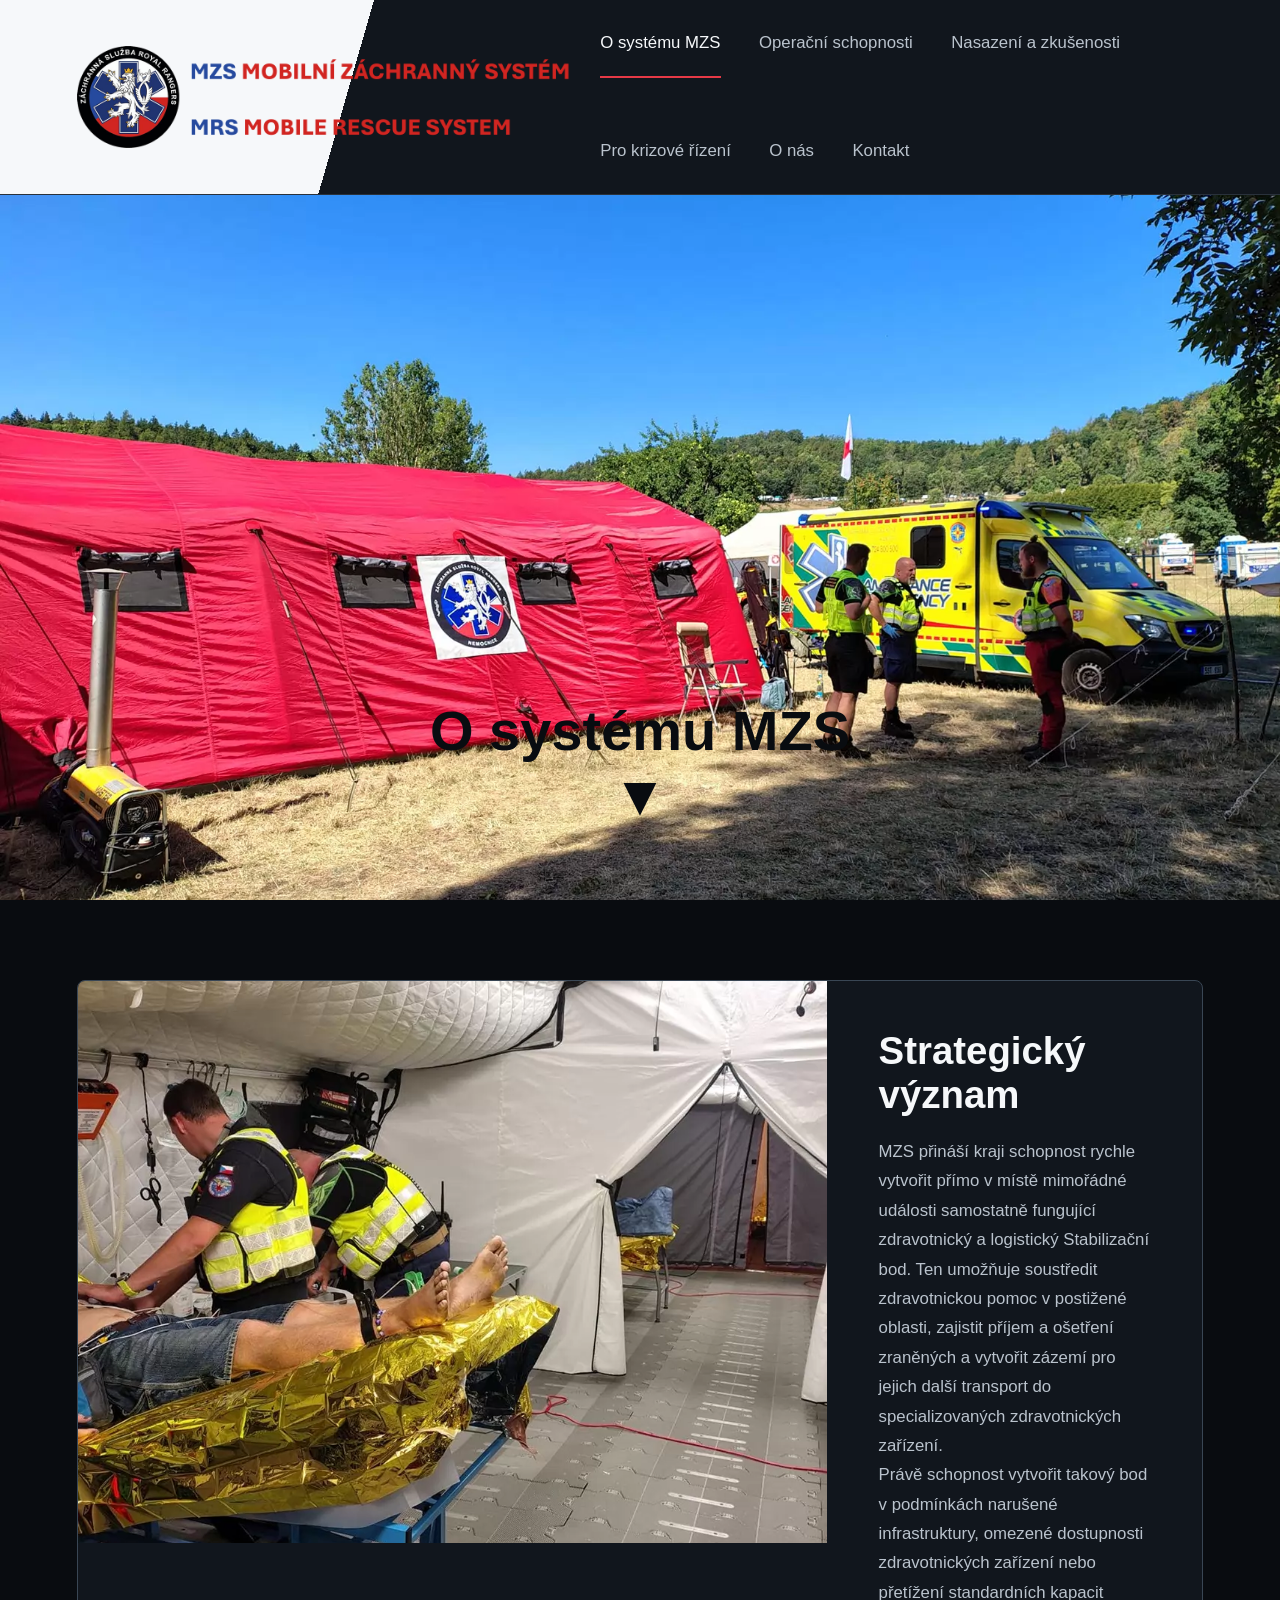
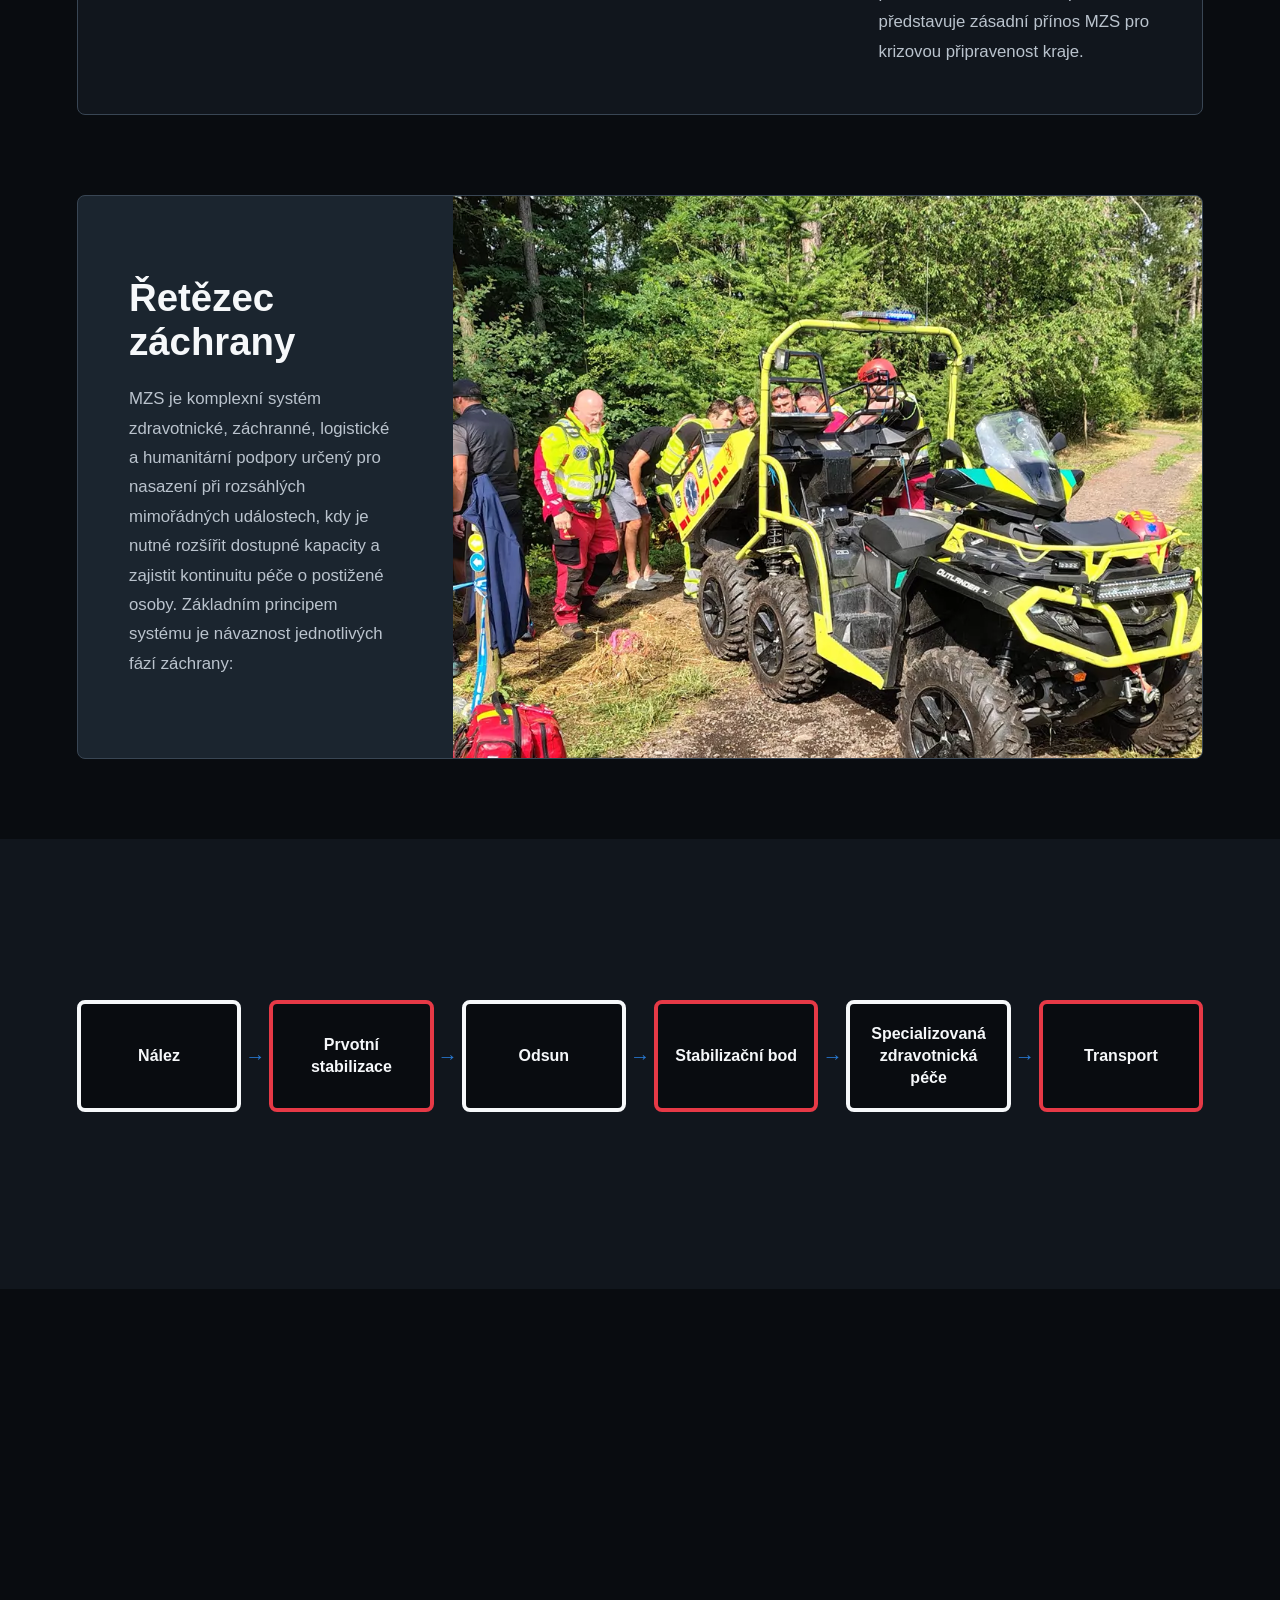
<file: index.html>
<!DOCTYPE html>
<html lang="cs">
<head>
    <meta charset="UTF-8">
    <title>O systému MZS | MZS</title>
    <meta name="keywords" content="MZS, IZS, zachranka, zachranny system">
    <meta name="description" content="Informace o systému MZS">
    <meta name="author" content="Richard Kupeček">
    <meta name="viewport" content="width=device-width, initial-scale=1.0">
    <link rel="icon" href="/favicon.ico" sizes="any">
    <link rel="apple-touch-icon" sizes="180x180" href="/icon/apple-touch-icon.png">
    <link rel="icon" type="image/png" sizes="32x32" href="/icon/favicon-32x32.png">
    <link rel="icon" type="image/png" sizes="16x16" href="/icon/favicon-16x16.png">
    <link rel="manifest" href="/icon/site.webmanifest">
    <link rel="stylesheet" href="css/styles.css">
</head>
<body>
    <div class="home-screen">
        <div id="site-header"></div>
        <script src="js/header.js"></script>
        <main class="uvod">
            <div class="blok-1">
                <h1><a href="#strategicky-vyznam">O systému MZS <br> ▼</a></h1>

            </div>
        </main>
    </div>
    <section id="strategicky-vyznam" class="strategicky-vyznam" aria-labelledby="strategicky-vyznam-title">
        <img src="images/strategickyVyznam.webp" alt="" class="strategicky-vyznam-image" loading="lazy">
        <div class="blok-2">
            <h2 id="strategicky-vyznam-title">Strategický význam</h2>
            <p>MZS přináší kraji schopnost rychle vytvořit přímo v místě mimořádné události samostatně fungující zdravotnický a logistický Stabilizační bod. Ten umožňuje soustředit zdravotnickou pomoc v postižené oblasti, zajistit příjem a ošetření zraněných a vytvořit zázemí pro jejich další transport do specializovaných zdravotnických zařízení.</p>
            <p>Právě schopnost vytvořit takový bod v podmínkách narušené infrastruktury, omezené dostupnosti zdravotnických zařízení nebo přetížení standardních kapacit představuje zásadní přínos MZS pro krizovou připravenost kraje.</p>
        </div>
    </section>
    <section class="retezec-zachrany" aria-labelledby="retezec-zachrany-title">
        <img src="images/retezecZachrany.webp" alt="Záchranáři u terénního vozidla v přírodě" class="retezec-zachrany-image" loading="lazy">
        <div class="blok-3">
            <h2 id="retezec-zachrany-title">Řetězec záchrany</h2>
            <p>MZS je komplexní systém zdravotnické, záchranné, logistické a humanitární podpory určený pro nasazení při rozsáhlých mimořádných událostech, kdy je nutné rozšířit dostupné kapacity a zajistit kontinuitu péče o postižené osoby.
Základním principem systému je návaznost jednotlivých fází záchrany:</p>
        </div>
    </section>
    <section class="postup-pece" aria-labelledby="postup-pece-title">
        <ol class="postup-pece-steps">
            <li>Nález</li>
            <li>Prvotní stabilizace</li>
            <li>Odsun</li>
            <li>Stabilizační bod</li>
            <li>Specializovaná zdravotnická péče</li>
            <li>Transport</li>
        </ol>
    </section>
    <div class="home-screen home-screen-empty" aria-hidden="true"></div>
</body>
</html>
</file>
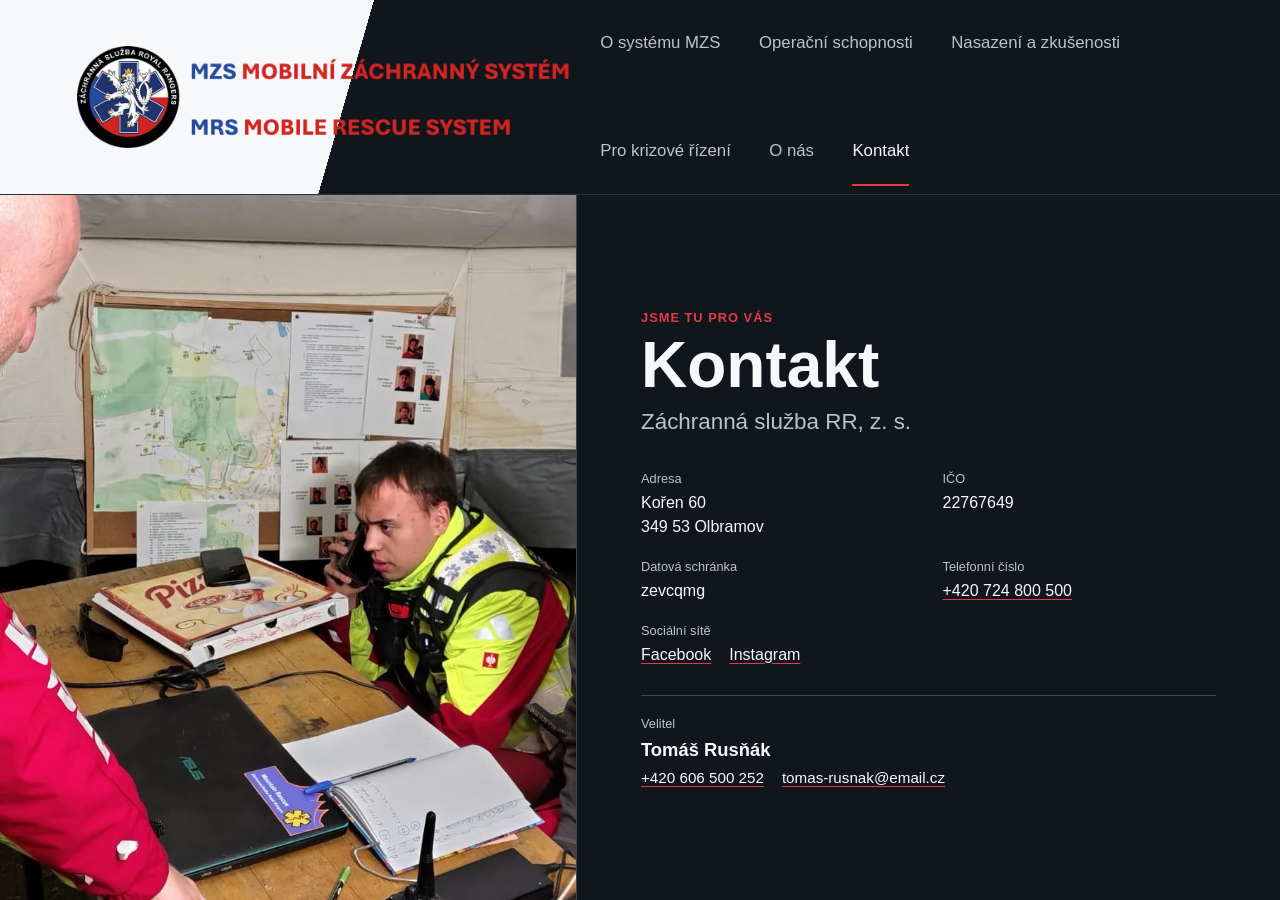
<file: kontakt/index.html>
<!DOCTYPE html>
<html lang="cs">
<head>
    <meta charset="UTF-8">
    <meta name="viewport" content="width=device-width, initial-scale=1.0">
    <title>Kontakt | MZS</title>
    <link rel="icon" href="/favicon.ico" sizes="any">
    <link rel="apple-touch-icon" sizes="180x180" href="/icon/apple-touch-icon.png">
    <link rel="icon" type="image/png" sizes="32x32" href="/icon/favicon-32x32.png">
    <link rel="icon" type="image/png" sizes="16x16" href="/icon/favicon-16x16.png">
    <link rel="manifest" href="/icon/site.webmanifest">
    <link rel="stylesheet" href="../css/styles.css">
</head>
<body class="kontakt-page-body">
    <div id="site-header"></div>
    <script src="../js/header.js"></script>
    <main class="kontakt-page">
        <div class="kontakt-page__image">
            <img src="images/kontakty.webp  " alt="Záchranný tým u zdravotnického stanu a sanitního vozu">
        </div>
        <section class="kontakt-page__content" aria-labelledby="kontakt-title">
            <header class="kontakt-page__heading">
                <p class="kontakt-page__eyebrow">Jsme tu pro vás</p>
                <h1 id="kontakt-title">Kontakt</h1>
                <h2>Záchranná služba RR, z. s.</h2>
            </header>

            <dl class="kontakt-details">
                <div class="kontakt-details__item">
                    <dt>Adresa</dt>
                    <dd>Kořen 60<br>349 53 Olbramov</dd>
                </div>
                <div class="kontakt-details__item">
                    <dt>IČO</dt>
                    <dd>22767649</dd>
                </div>
                <div class="kontakt-details__item">
                    <dt>Datová schránka</dt>
                    <dd>zevcqmg</dd>
                </div>
                <div class="kontakt-details__item">
                    <dt>Telefonní číslo</dt>
                    <dd><a href="tel:+420724800500">+420 724 800 500</a></dd>
                </div>
                <div class="kontakt-details__item kontakt-details__item--social">
                    <dt>Sociální sítě</dt>
                    <dd>
                        <a href="https://www.facebook.com/zsr.rangers/" target="_blank" rel="noreferrer">Facebook</a>
                        <a href="https://www.instagram.com/rescue_rangers_official/" target="_blank" rel="noreferrer">Instagram</a>
                    </dd>
                </div>
            </dl>

            <section class="kontakt-velitel" aria-labelledby="velitel-title">
                <h2 id="velitel-title">Velitel</h2>
                <p class="kontakt-velitel__name">Tomáš Rusňák</p>
                <div class="kontakt-velitel__links">
                    <a href="tel:+420606500252">+420 606 500 252</a>
                    <a href="mailto:tomas-rusnak@email.cz">tomas-rusnak@email.cz</a>
                </div>
            </section>
        </section>
    </main>
</body>
</html>
</file>
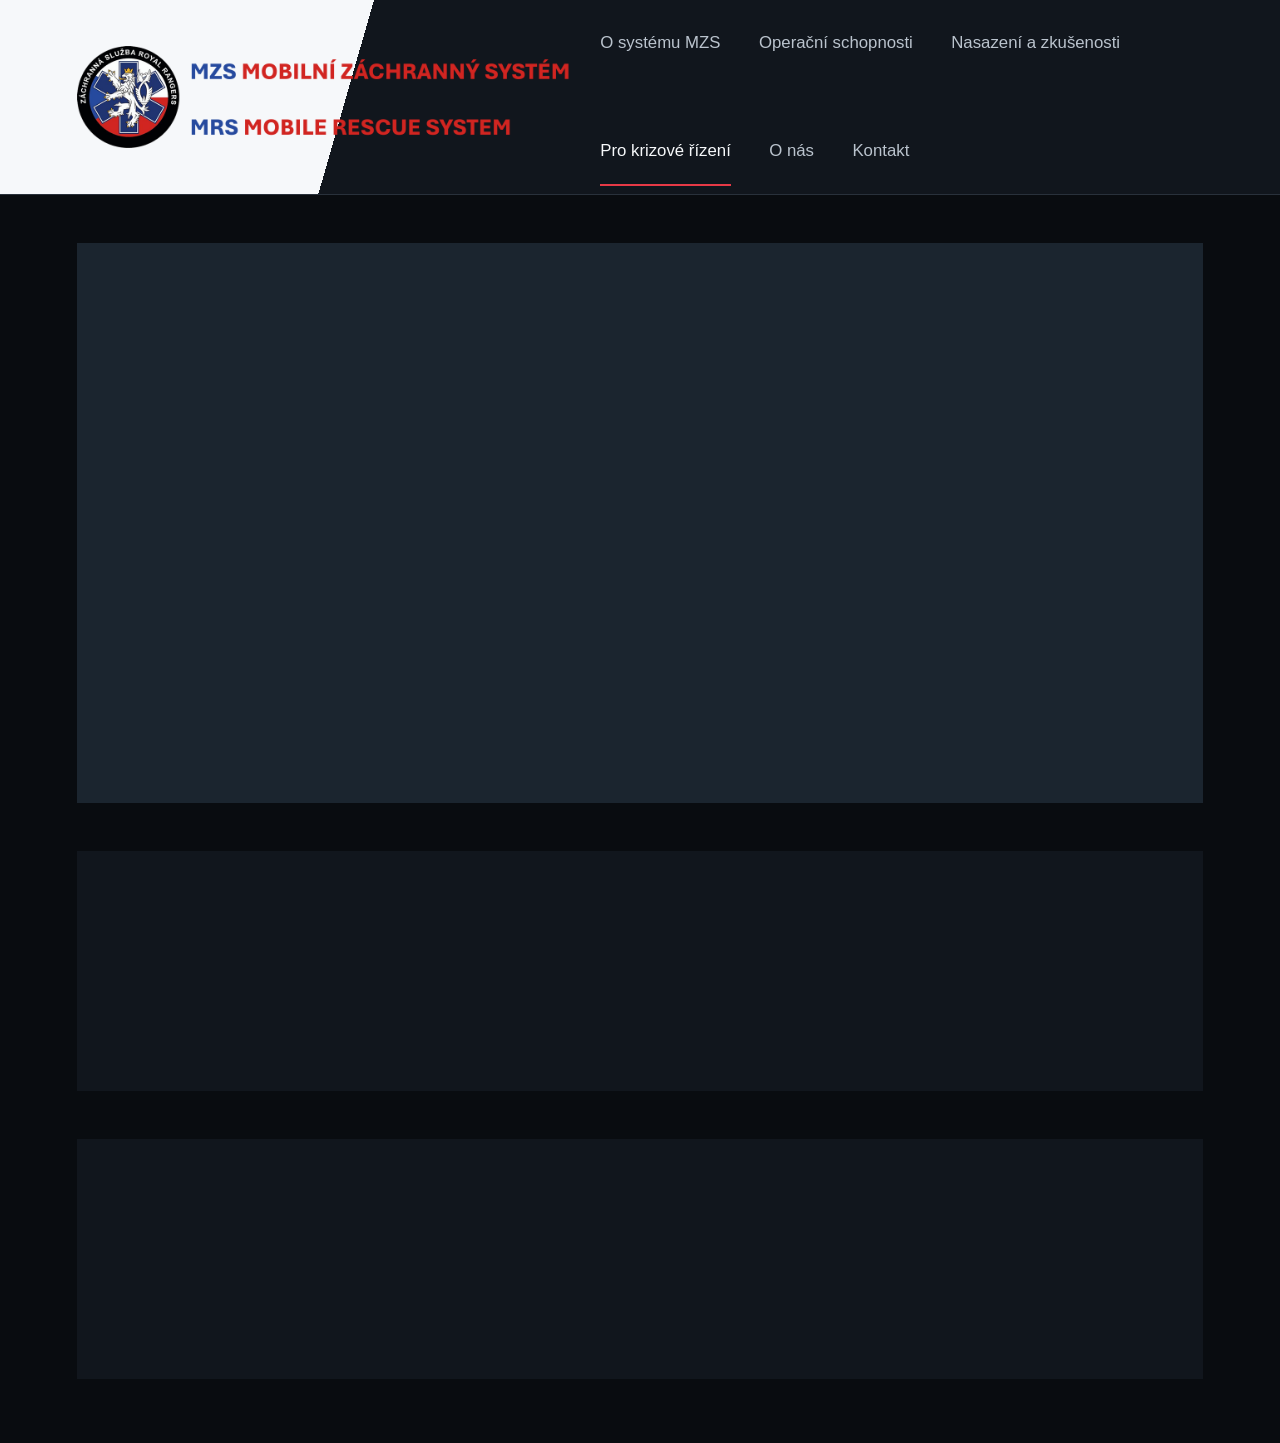
<file: krizove-rizeni/index.html>
<!DOCTYPE html>
<html lang="cs">
<head>
    <meta charset="UTF-8">
    <meta name="viewport" content="width=device-width, initial-scale=1.0">
    <title>Pro krizové řízení | MZS</title>
    <link rel="icon" href="/favicon.ico" sizes="any">
    <link rel="apple-touch-icon" sizes="180x180" href="/icon/apple-touch-icon.png">
    <link rel="icon" type="image/png" sizes="32x32" href="/icon/favicon-32x32.png">
    <link rel="icon" type="image/png" sizes="16x16" href="/icon/favicon-16x16.png">
    <link rel="manifest" href="/icon/site.webmanifest">
    <link rel="stylesheet" href="../css/styles.css">
</head>
<body>
    <div id="site-header"></div>
    <script src="../js/header.js"></script>
    <main class="stranka">
        <div class="blok-1" role="img" aria-label="Místo pro úvodní obrázek"></div>
        <div class="blok-2"></div>
        <div class="blok-3"></div>
    </main>
</body>
</html>
</file>
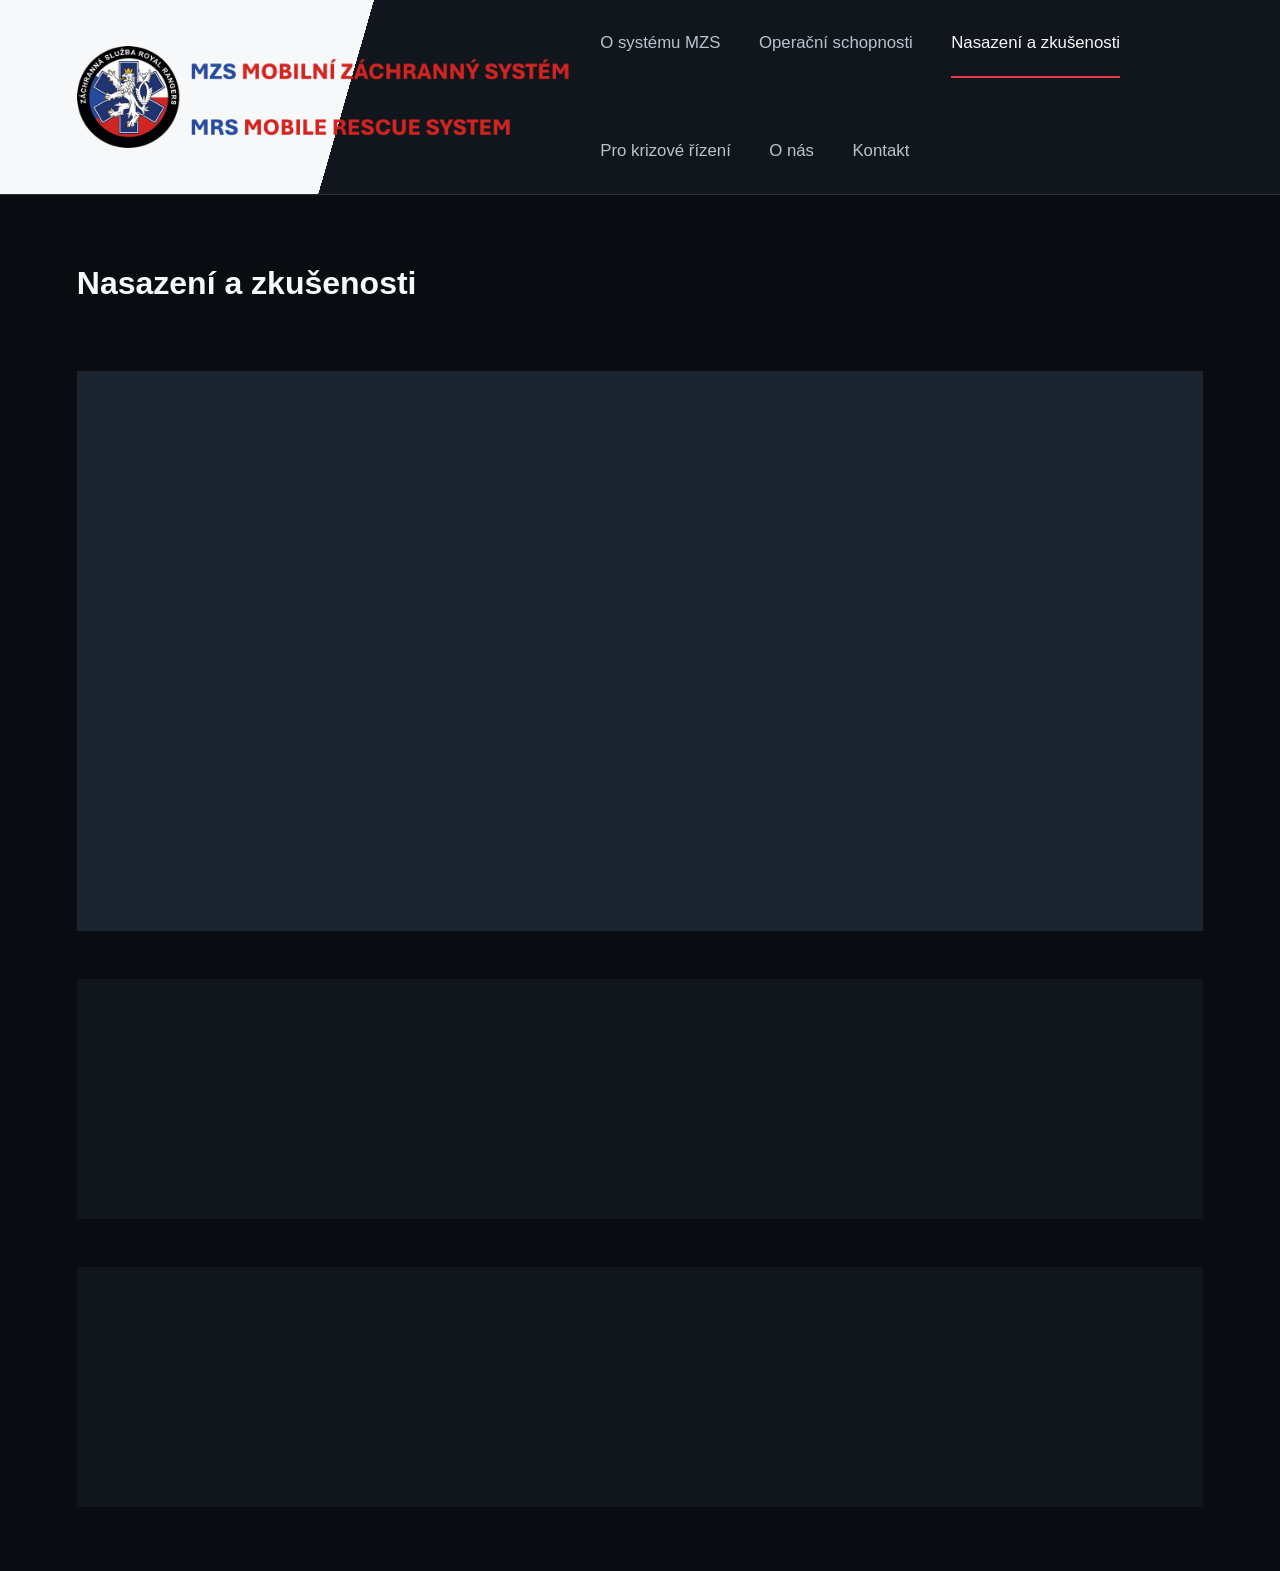
<file: nasazeni-a-zkusenosti/index.html>
<!DOCTYPE html>
<html lang="cs">
<head>
    <meta charset="UTF-8">
    <meta name="viewport" content="width=device-width, initial-scale=1.0">
    <title>Nasazení a zkušenosti | MZS</title>
    <link rel="icon" href="/favicon.ico" sizes="any">
    <link rel="apple-touch-icon" sizes="180x180" href="/icon/apple-touch-icon.png">
    <link rel="icon" type="image/png" sizes="32x32" href="/icon/favicon-32x32.png">
    <link rel="icon" type="image/png" sizes="16x16" href="/icon/favicon-16x16.png">
    <link rel="manifest" href="/icon/site.webmanifest">
    <link rel="stylesheet" href="../css/styles.css">
</head>
<body>
    <div id="site-header"></div>
    <script src="../js/header.js"></script>
    <main class="stranka">
        <h1>Nasazení a zkušenosti</h1>
        <div class="blok-1" role="img" aria-label="Místo pro úvodní obrázek">
            



        </div>
        <div class="blok-2"></div>
        <div class="blok-3"></div>
    </main>
</body>
</html>
</file>
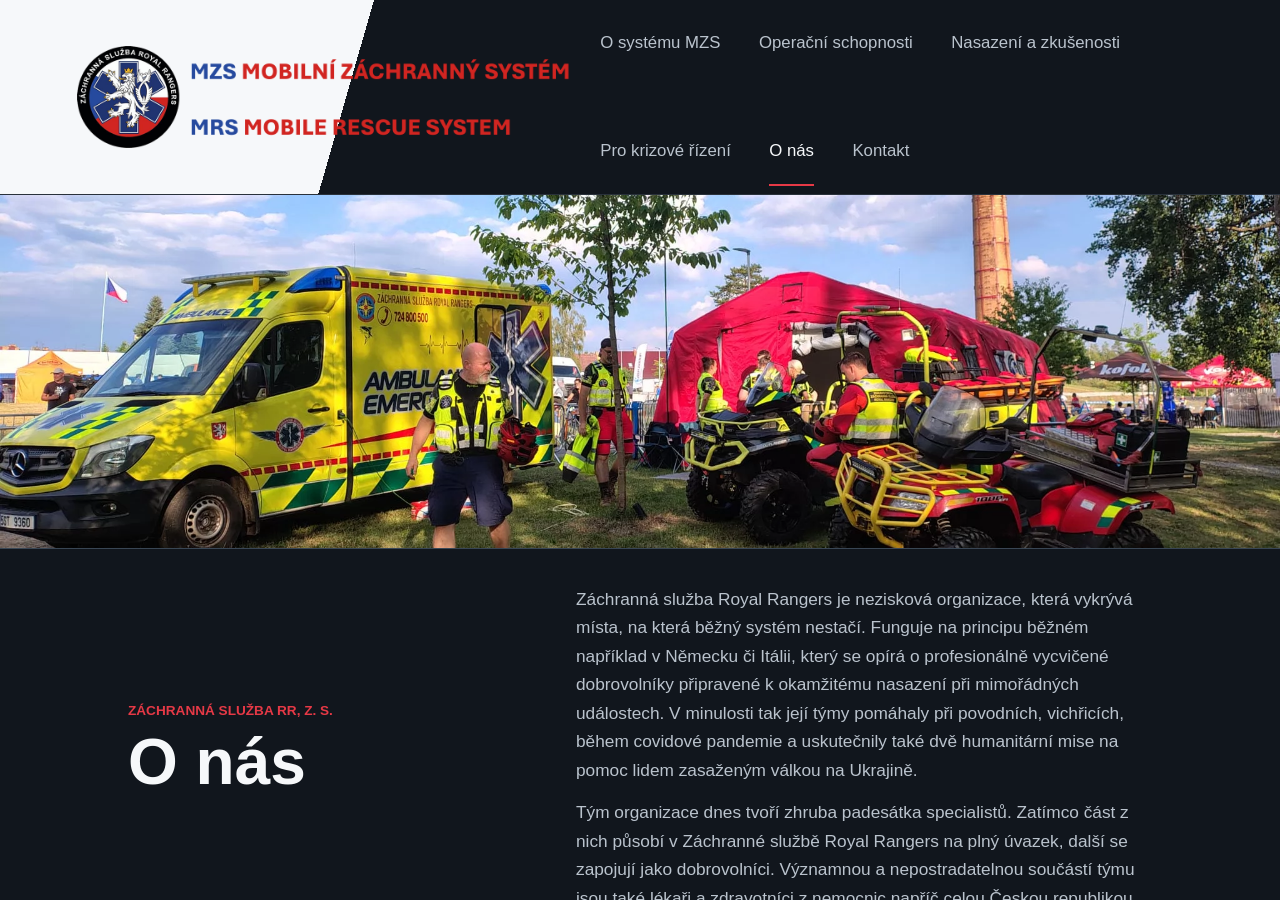
<file: o-nas/index.html>
<!DOCTYPE html>
<html lang="cs">
<head>
    <meta charset="UTF-8">
    <meta name="viewport" content="width=device-width, initial-scale=1.0">
    <title>O nás | MZS</title>
    <link rel="icon" href="/favicon.ico" sizes="any">
    <link rel="apple-touch-icon" sizes="180x180" href="/icon/apple-touch-icon.png">
    <link rel="icon" type="image/png" sizes="32x32" href="/icon/favicon-32x32.png">
    <link rel="icon" type="image/png" sizes="16x16" href="/icon/favicon-16x16.png">
    <link rel="manifest" href="/icon/site.webmanifest">
    <link rel="stylesheet" href="../css/styles.css">
</head>
<body class="o-nas-page-body">
    <div id="site-header"></div>
    <script src="../js/header.js"></script>
    <main class="o-nas-page">
        <div class="o-nas-page__image">
            <img src="images/oNas.webp" alt="Záchranářský tým s terénní čtyřkolkou při zásahu v přírodě">
        </div>
        <section class="o-nas-page__content" aria-labelledby="o-nas-title">
            <div class="o-nas-page__title">
                <p class="o-nas-page__eyebrow">Záchranná služba RR, z. s.</p>
                <h1 id="o-nas-title">O nás</h1>
            </div>
            <div class="o-nas-page__text">
                <p>Záchranná služba Royal Rangers je nezisková organizace, která vykrývá místa, na která běžný systém nestačí. Funguje na principu běžném například v Německu či Itálii, který se opírá o profesionálně vycvičené dobrovolníky připravené k okamžitému nasazení při mimořádných událostech. V minulosti tak její týmy pomáhaly při povodních, vichřicích, během covidové pandemie a uskutečnily také dvě humanitární mise na pomoc lidem zasaženým válkou na Ukrajině.</p>
                <p>Tým organizace dnes tvoří zhruba padesátka specialistů. Zatímco část z nich působí v Záchranné službě Royal Rangers na plný úvazek, další se zapojují jako dobrovolníci. Významnou a nepostradatelnou součástí týmu jsou také lékaři a zdravotníci z nemocnic napříč celou Českou republikou.</p>
            </div>
        </section>
    </main>
</body>
</html>
</file>
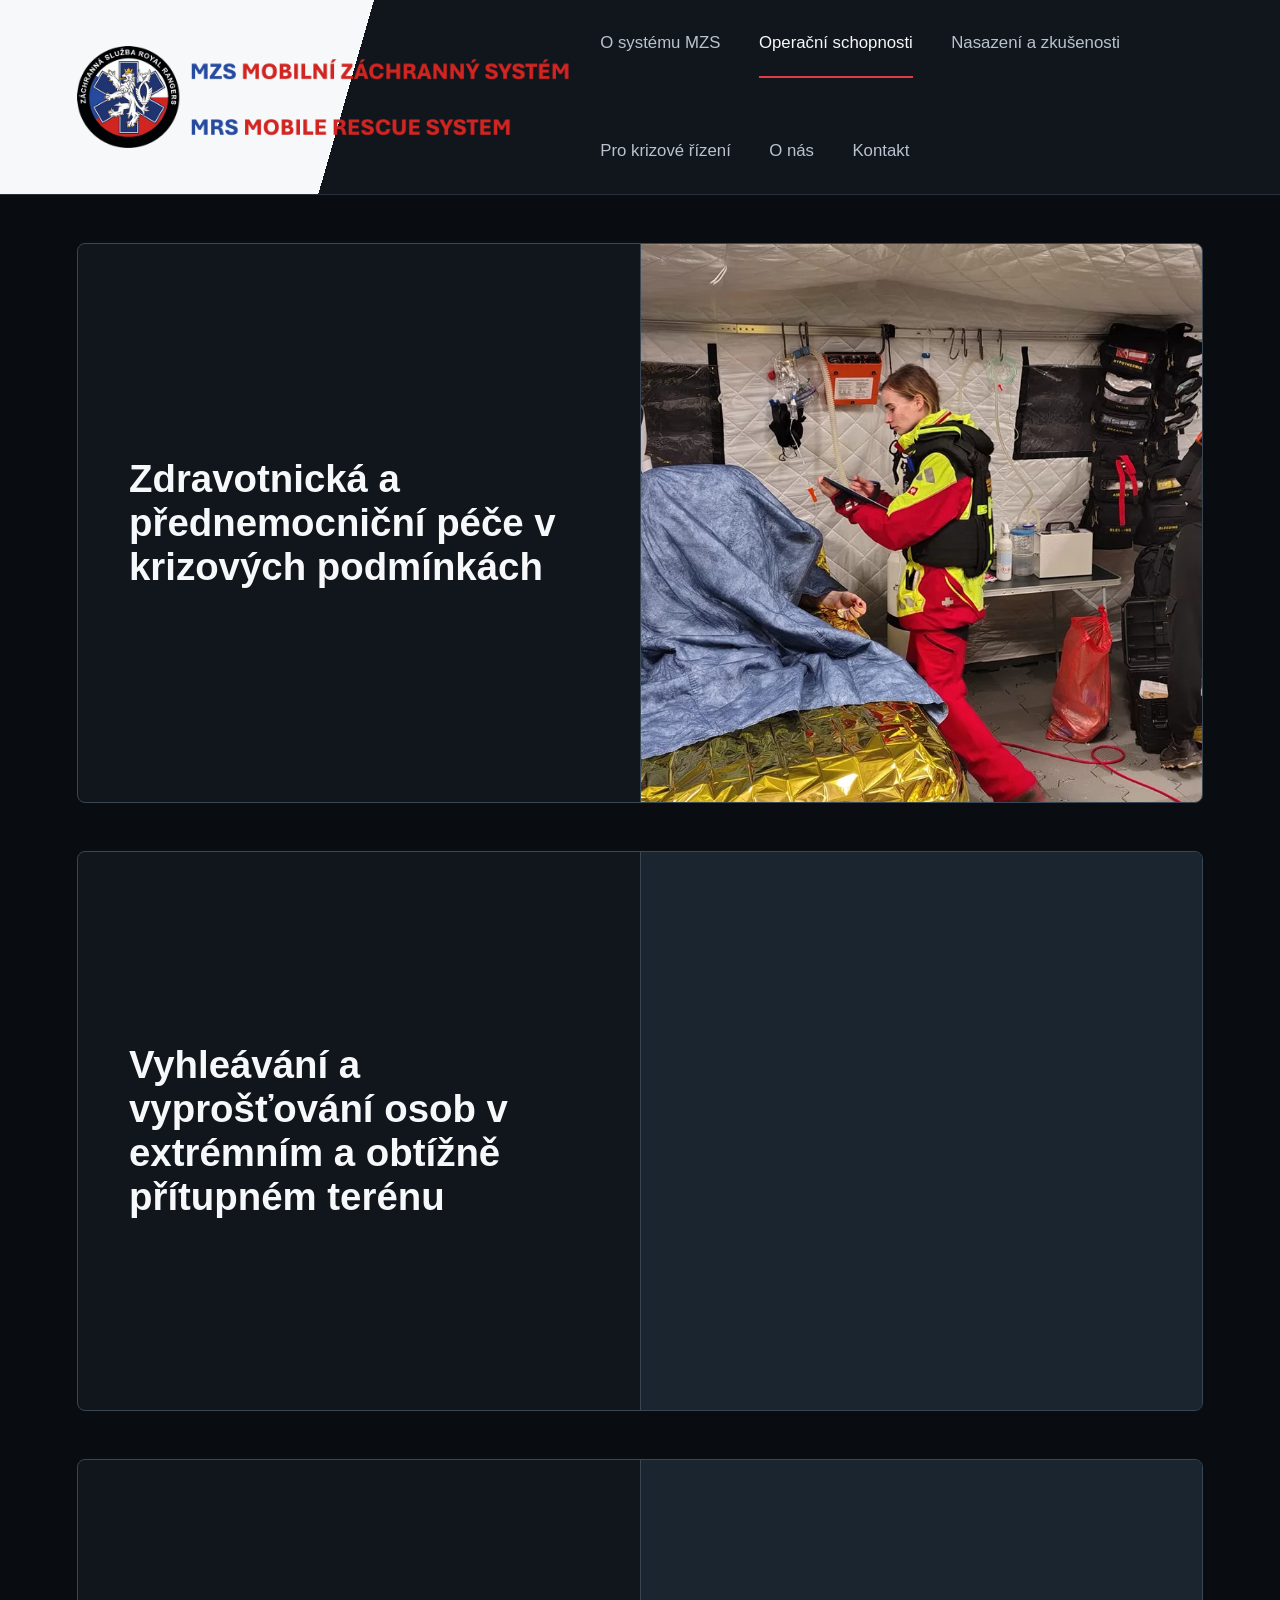
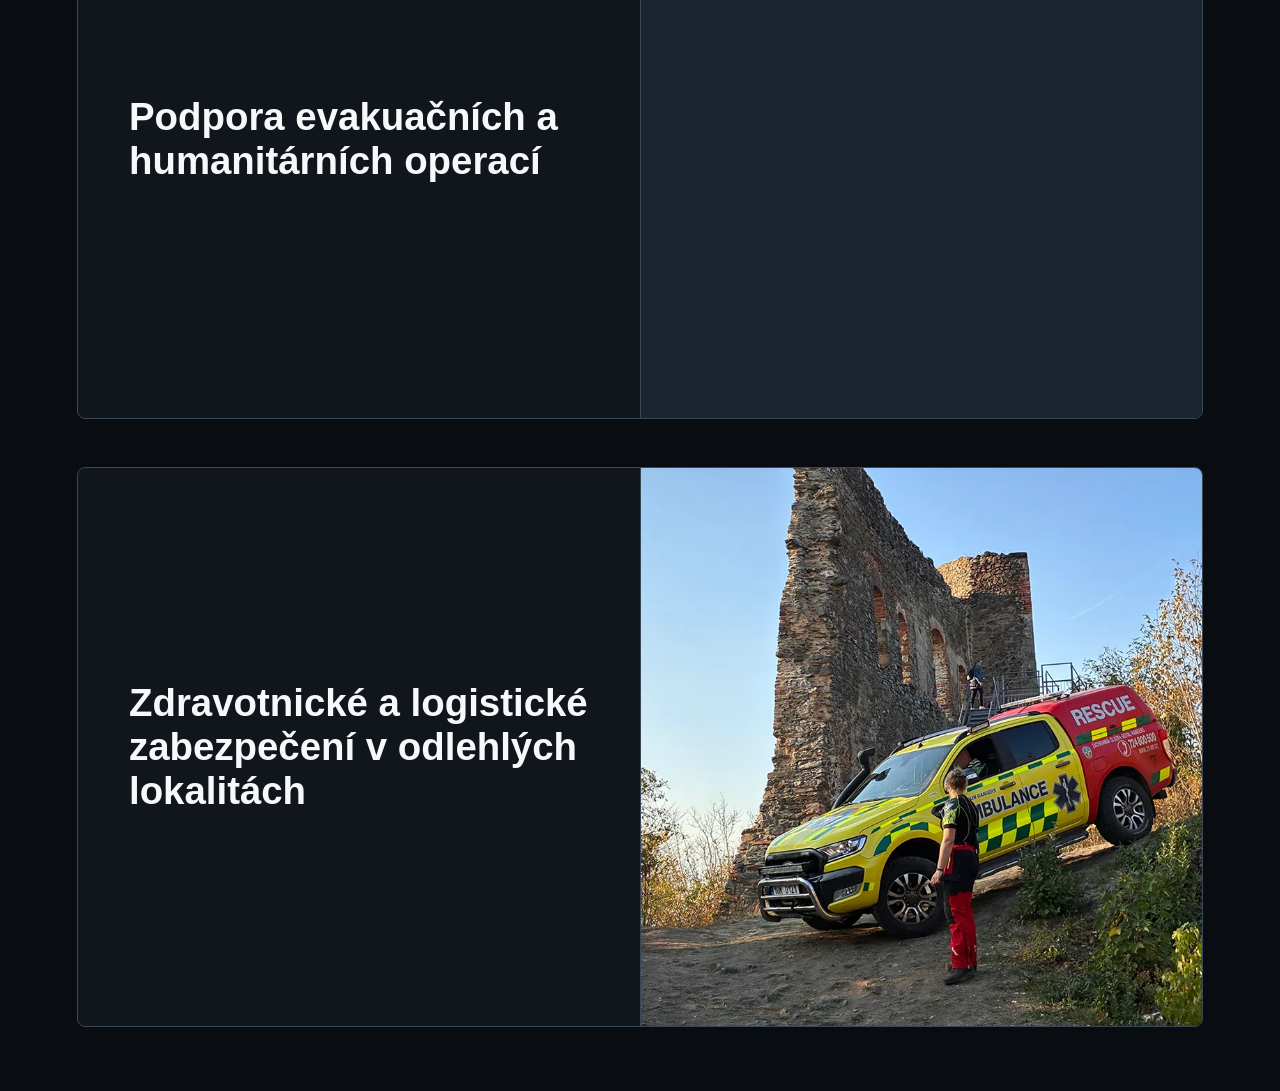
<file: operacni-schopnosti/index.html>
<!DOCTYPE html>
<html lang="cs">
<head>
    <meta charset="UTF-8">
    <meta name="viewport" content="width=device-width, initial-scale=1.0">
    <title>Operační schopnosti | MZS</title>
    <link rel="icon" href="/favicon.ico" sizes="any">
    <link rel="apple-touch-icon" sizes="180x180" href="/icon/apple-touch-icon.png">
    <link rel="icon" type="image/png" sizes="32x32" href="/icon/favicon-32x32.png">
    <link rel="icon" type="image/png" sizes="16x16" href="/icon/favicon-16x16.png">
    <link rel="manifest" href="/icon/site.webmanifest">
    <link rel="stylesheet" href="../css/styles.css">
</head>
<body>
    <div id="site-header"></div>
    <script src="../js/header.js"></script>
    <main class="stranka operacni-schopnosti">
        <section class="operacni-blok">
            <div class="operacni-blok__obsah">
                <h2>Zdravotnická a přednemocniční péče v krizových podmínkách</h2>
            </div>
            <div class="operacni-blok__obrazek">
                <img src="images/PrednemocnicniPece.webp" alt="Přednemocniční péče">
            </div>
        </section>
        <section class="operacni-blok">
            <div class="operacni-blok__obsah">
                <h2>Vyhleávání a vyprošťování osob v extrémním a obtížně přítupném terénu</h2>
            </div>
            <div class="operacni-blok__obrazek" role="img" aria-label="Obrázek k bloku 2"></div>
        </section>
        <section class="operacni-blok">
            <div class="operacni-blok__obsah">
                <h2>Podpora evakuačních a humanitárních operací</h2>
            </div>
            <div class="operacni-blok__obrazek" role="img" aria-label="Obrázek k bloku 3"></div>
        </section>
        <section class="operacni-blok">
            <div class="operacni-blok__obsah">
                <h2>Zdravotnické a logistické zabezpečení v odlehlých lokalitách</h2>
            </div>
            <div class="operacni-blok__obrazek" role="img" aria-label="Obrázek k bloku 4">
                <img src="images/ZabezpeceniVOdlehlychLokalitach.webp" alt="Zabezpečení odlehlé lokality">
            </div>
        </section>
    </main>
</body>
</html>
</file>
<file: css/styles.css>
:root {
    color-scheme: dark;
    font-family: "Trebuchet MS", "Segoe UI", sans-serif;
    background: #090c10;
    color: #f6f8fa;
    --black: #090c10;
    --panel: #11161d;
    --white: #f6f8fa;
    --muted: #bac3cd;
    --red: #e63946;
    --blue: #2878d0;
}

* {
    box-sizing: border-box;
}

body {
    min-height: 100vh;
    min-height: 100svh;
    margin: 0;
    background: var(--black);
    color: var(--white);
}

.home-screen {
    display: flex;
    min-height: 100vh;
    min-height: 100svh;
    flex-direction: column;
}

.site-header {
    position: relative;
    display: flex;
    min-height: 108px;
    align-items: center;
    justify-content: space-between;
    gap: 24px;
    overflow: hidden;
    padding: 8px 6vw;
    border-bottom: 1px solid #29313b;
    background: linear-gradient(
        106deg,
        var(--white) 0 28%,
        var(--panel) 28% 100%
    );
    font-size: 1.25rem;
    font-family: "Impact", "Trebuchet MS", "Segoe UI", sans-serif;
}

.brand {
    position: relative;
    z-index: 1;
    display: inline-flex;
    flex: 0 0 auto;
    max-width: 100%;
    align-items: center;
    color: var(--white);
    text-decoration: none;
}

.brand-logo {
    display: block;
    flex: 0 0 auto;
    width: auto;
    height: clamp(64px, 8vw, 104px);
    max-width: 100%;
    object-fit: contain;
}

.site-nav {
    position: relative;
    z-index: 1;
    display: flex;
    flex-wrap: wrap;
    align-items: center;
    gap: clamp(16px, 3vw, 40px);
}

.site-nav a {
    padding: 25px 0 23px;
    border-bottom: 2px solid transparent;
    color: var(--muted);
    font-size: 1.05rem;
    text-decoration: none;
    transition: color 160ms ease, border-color 160ms ease;
}

.site-nav a:hover,
.site-nav a:focus-visible,
.site-nav a[aria-current="page"] {
    border-bottom-color: var(--red);
    color: var(--white);
}

.uvod {
    position: relative;
    display: flex;
    flex: 1 0 0;
    min-height: 0;
    align-items: flex-end;
    width: 100%;
    overflow: hidden;
    background: url("../images/hlavni.webp") center / cover no-repeat;
}

.uvod::before {
    position: absolute;
    inset: 0;
    background: rgb(255 255 255 / 0%);
    content: "";
}

.uvod .blok-1 {
    position: relative;
    width: 100%;
    padding: 72px 6vw;
    text-align: center;
}

.uvod h1 {
    margin: 0;
    color: var(--black);
    font-size: clamp(2rem, 5vw, 3.5rem);
}

.uvod h1 a {
    color: inherit;
    text-decoration: none;
}

.uvod h1 a:focus-visible {
    outline: 3px solid var(--blue);
    outline-offset: 6px;
}

.strategicky-vyznam {
    display: grid;
    grid-template-columns: 2fr 1fr;
    background: var(--panel);
    margin: 80px 6vw;
    scroll-margin-top: 24px;
    overflow: hidden;
    border: 1px solid #394654;
    border-radius: 8px;
}

.strategicky-vyznam-image {
    display: block;
    width: 100%;
    height: auto;
    aspect-ratio: 4 / 3;
    object-fit: cover;
}

.strategicky-vyznam > .blok-2 {
    display: flex;
    flex-direction: column;
    justify-content: center;
    padding: 48px clamp(24px, 4vw, 64px);
}

.strategicky-vyznam > .blok-2 h2 {
    margin: 0 0 20px;
    font-size: clamp(1.75rem, 3vw, 2.6rem);
}

.strategicky-vyznam > .blok-2 p {
    margin: 0;
    color: var(--muted);
    font-size: clamp(1.05rem, 1.3vw, 1.2rem);
    line-height: 1.75;
}

.retezec-zachrany {
    display: grid;
    grid-template-columns: 1fr 2fr;
    grid-template-areas: "content image";
    margin: 80px 6vw;
    overflow: hidden;
    border: 1px solid #394654;
    border-radius: 8px;
    background: #1b252f;
}

.retezec-zachrany-image {
    display: block;
    grid-area: image;
    width: 100%;
    height: auto;
    aspect-ratio: 4 / 3;
    object-fit: cover;
}

.retezec-zachrany > .blok-3 {
    display: flex;
    grid-area: content;
    flex-direction: column;
    justify-content: center;
    padding: 48px clamp(24px, 4vw, 64px);
}

.retezec-zachrany > .blok-3 h2 {
    margin: 0 0 20px;
    font-size: clamp(1.75rem, 3vw, 2.6rem);
}

.retezec-zachrany > .blok-3 p {
    margin: 0;
    color: var(--muted);
    font-size: clamp(1.05rem, 1.3vw, 1.2rem);
    line-height: 1.75;
}

.postup-pece {
    display: flex;
    min-height: 50vh;
    min-height: 50svh;
    flex-direction: column;
    justify-content: center;
    width: 100%;
    padding: 48px 6vw 64px;
    background: var(--panel);
}

.home-screen-empty {
    background: var(--black);
}

.stranka {
    display: grid;
    gap: 48px;
    padding: 48px 6vw 64px;
}

.stranka .blok-1 {
    min-height: min(56vw, 560px);
    background: #1b252f;
}

.stranka .blok-2,
.stranka .blok-3 {
    min-height: 240px;
    background: var(--panel);
}

.o-nas-page-body {
    display: flex;
    height: 100vh;
    height: 100svh;
    flex-direction: column;
    overflow: hidden;
}

.o-nas-page-body #site-header {
    flex: 0 0 auto;
}

.o-nas-page {
    display: grid;
    flex: 1 1 auto;
    min-height: 0;
    grid-template-rows: minmax(0, 1fr) minmax(0, 1fr);
    overflow: hidden;
    background: var(--panel);
}

.o-nas-page__image {
    min-height: 0;
    overflow: hidden;
    background: #1b252f;
}

.o-nas-page__image img {
    display: block;
    width: 100%;
    height: 100%;
    object-fit: cover;
    object-position: center 55%;
}

.o-nas-page__content {
    display: grid;
    min-height: 0;
    grid-template-columns: minmax(0, 0.8fr) minmax(0, 1.2fr);
    align-items: center;
    gap: clamp(24px, 5vw, 80px);
    padding: 36px 10vw;
    border-top: 1px solid #394654;
}

.o-nas-page__eyebrow {
    margin: 0 0 12px;
    color: var(--red);
    font-size: 0.85rem;
    font-weight: 700;
    text-transform: uppercase;
}

.o-nas-page__title h1 {
    margin: 0;
    font-size: clamp(2.5rem, 5vw, 4.5rem);
    line-height: 1;
}

.o-nas-page__text p {
    margin: 0;
    color: var(--muted);
    font-size: clamp(1rem, 1.35vw, 1.2rem);
    line-height: 1.65;
}

.o-nas-page__text p + p {
    margin-top: 14px;
}

.kontakt-page-body {
    display: flex;
    height: 100vh;
    height: 100svh;
    flex-direction: column;
    overflow: hidden;
}

.kontakt-page-body #site-header {
    flex: 0 0 auto;
}

.kontakt-page {
    display: grid;
    flex: 1 1 auto;
    min-height: 0;
    grid-template-columns: minmax(0, 0.9fr) minmax(0, 1.1fr);
    overflow: hidden;
    background: var(--panel);
}

.kontakt-page__image {
    min-width: 0;
    overflow: hidden;
    background: #1b252f;
}

.kontakt-page__image img {
    display: block;
    width: 100%;
    height: 100%;
    object-fit: cover;
}

.kontakt-page__content {
    display: flex;
    min-width: 0;
    flex-direction: column;
    justify-content: center;
    overflow: hidden;
    padding: clamp(24px, 5vh, 64px) clamp(24px, 5vw, 80px);
    border-left: 1px solid #394654;
}

.kontakt-page__eyebrow {
    margin: 0 0 8px;
    color: var(--red);
    font-size: 0.8rem;
    font-weight: 700;
    letter-spacing: 0.08em;
    text-transform: uppercase;
}

.kontakt-page__heading h1 {
    margin: 0;
    font-size: clamp(2.5rem, 5vw, 4.5rem);
    line-height: 1;
}

.kontakt-page__heading h2 {
    margin: 12px 0 0;
    color: var(--muted);
    font-size: clamp(1.05rem, 1.8vw, 1.4rem);
    font-weight: 400;
}

.kontakt-details {
    display: grid;
    grid-template-columns: repeat(2, minmax(0, 1fr));
    gap: 20px 28px;
    margin: 36px 0 28px;
}

.kontakt-details__item dt {
    margin-bottom: 5px;
    color: var(--muted);
    font-size: 0.8rem;
}

.kontakt-details__item dd {
    margin: 0;
    font-size: 1rem;
    line-height: 1.5;
    overflow-wrap: anywhere;
}

.kontakt-page__content a {
    color: var(--white);
    text-decoration-color: var(--red);
    text-underline-offset: 3px;
}

.kontakt-page__content a:hover,
.kontakt-page__content a:focus-visible {
    color: #ff7b83;
}

.kontakt-details__item--social dd,
.kontakt-velitel__links {
    display: flex;
    flex-wrap: wrap;
    gap: 8px 18px;
}

.kontakt-velitel {
    padding-top: 20px;
    border-top: 1px solid #394654;
}

.kontakt-velitel h2 {
    margin: 0 0 8px;
    color: var(--muted);
    font-size: 0.8rem;
    font-weight: 400;
}

.kontakt-velitel__name {
    margin: 0 0 8px;
    font-size: 1.15rem;
    font-weight: 700;
}

.kontakt-velitel__links {
    font-size: 0.95rem;
}

.operacni-blok {
    display: grid;
    min-height: min(56vw, 560px);
    grid-template-columns: minmax(0, 1fr) minmax(0, 1fr);
    overflow: hidden;
    border: 1px solid #394654;
    border-radius: 8px;
    background: var(--panel);
}

.operacni-blok__obsah {
    display: flex;
    align-items: center;
    padding: 48px clamp(24px, 4vw, 64px);
}

.operacni-blok__obsah h2 {
    margin: 0;
    font-size: clamp(1.75rem, 3vw, 2.6rem);
}

.operacni-blok__obrazek {
    position: relative;
    min-width: 0;
    overflow: hidden;
    border-left: 1px solid #394654;
    background: #1b252f;
}

.operacni-blok__obrazek img {
    position: absolute;
    inset: 0;
    display: block;
    width: 100%;
    height: 100%;
    object-fit: cover;
}

.postup-pece h2 {
    margin: 0 0 24px;
    font-size: 1.5rem;
}

.postup-pece-steps {
    display: grid;
    grid-template-columns: repeat(6, minmax(0, 1fr));
    gap: 28px;
    margin: 0;
    padding: 0;
    list-style: none;
}

.postup-pece-steps li {
    position: relative;
    display: flex;
    min-height: 112px;
    align-items: center;
    justify-content: center;
    padding: 16px;
    border: 4px solid var(--white);
    border-radius: 8px;
    background: var(--black);
    color: var(--white);
    font-size: 1rem;
    font-weight: 700;
    line-height: 1.4;
    text-align: center;
}

.postup-pece-steps li:nth-child(2n) {
    border-color: var(--red );
}

.postup-pece-steps li:not(:last-child)::after {
    position: absolute;
    top: 50%;
    left: calc(100% + 8px);
    color: var(--blue);
    content: "→";
    font-size: 1.25rem;
    font-weight: 700;
    transform: translateY(-50%);
}

@media (max-width: 1100px) {
    .site-header {
        display: flex;
        align-items: center;
        flex-direction: row;
        flex-wrap: wrap;
        gap: 12px;
        padding: 10px 6vw 0;
        background: linear-gradient(
            106deg,
            var(--white) 0 36%,
            var(--panel) 36% 100%
        ) top left / 100% 82px no-repeat, var(--panel);
    }

    .site-nav {
        gap: 16px;
    }

    .site-nav a {
        padding: 8px 0 12px;
        font-size: 0.94rem;
    }
}

@media (max-width: 760px) {
    .o-nas-page {
        grid-template-rows: minmax(96px, 0.45fr) minmax(0, 1.55fr);
    }

    .o-nas-page__content {
        grid-template-columns: minmax(0, 1fr);
        align-content: center;
        gap: 18px;
        padding: 24px 8vw;
    }

    .o-nas-page__eyebrow {
        margin-bottom: 8px;
        font-size: 0.75rem;
    }

    .o-nas-page__title h1 {
        font-size: clamp(2.25rem, 9vw, 3.5rem);
    }

    .o-nas-page__text p {
        font-size: 0.98rem;
        line-height: 1.5;
    }

    .o-nas-page__text p + p {
        margin-top: 10px;
    }

    .kontakt-page {
        grid-template-columns: minmax(0, 0.7fr) minmax(0, 1.3fr);
    }

    .kontakt-page__content {
        padding: 20px clamp(16px, 4vw, 30px);
    }

    .kontakt-page__heading h1 {
        font-size: clamp(2rem, 8vw, 3rem);
    }

    .kontakt-details {
        grid-template-columns: minmax(0, 1fr);
        gap: 12px;
        margin: 22px 0 18px;
    }

    .kontakt-details__item dt {
        margin-bottom: 2px;
    }

    .kontakt-velitel {
        padding-top: 14px;
    }

    .operacni-blok {
        grid-template-columns: minmax(0, 1fr);
    }

    .operacni-blok__obsah {
        min-height: 160px;
        padding: 32px 6vw;
    }

    .operacni-blok__obrazek {
        min-height: min(65vw, 420px);
        border-top: 1px solid #394654;
        border-left: 0;
    }

    .strategicky-vyznam {
        grid-template-columns: minmax(0, 1fr);
    }

    .strategicky-vyznam-image {
        height: min(65vw, 420px);
        aspect-ratio: auto;
    }

    .strategicky-vyznam > .blok-2 {
        padding: 32px 6vw 40px;
    }

    .retezec-zachrany {
        grid-template-columns: minmax(0, 1fr);
        grid-template-areas:
            "image"
            "content";
    }

    .retezec-zachrany-image {
        height: min(65vw, 420px);
        aspect-ratio: auto;
    }

    .retezec-zachrany > .blok-3 {
        padding: 32px 6vw 40px;
    }

    .postup-pece-steps {
        grid-template-columns: minmax(0, 1fr);
        gap: 24px;
    }

    .postup-pece-steps li {
        min-height: 76px;
    }

    .postup-pece-steps li:not(:last-child)::after {
        top: calc(100% + 1px);
        left: 50%;
        content: "↓";
        transform: translateX(-50%);
    }
}

@media (max-width: 560px) {
    .site-header {
        background: linear-gradient(
            106deg,
            var(--white) 0 70%,
            var(--panel) 70% 100%
        ) top left / 100% 82px no-repeat, var(--panel);
    }

    .kontakt-page {
        grid-template-columns: minmax(0, 1fr);
    }

    .o-nas-page__content {
        gap: 10px;
        padding-right: 6vw;
        padding-left: 6vw;
    }

    .o-nas-page__eyebrow {
        margin-bottom: 5px;
        font-size: 0.68rem;
    }

    .o-nas-page__title h1 {
        font-size: 2rem;
    }

    .o-nas-page__text p {
        font-size: 0.88rem;
        line-height: 1.35;
    }

    .o-nas-page__text p + p {
        margin-top: 8px;
    }

    .kontakt-page__image {
        display: none;
    }

    .kontakt-page__content {
        border-left: 0;
    }

    .kontakt-page__content {
        padding: 16px 14px;
    }

    .kontakt-page__eyebrow {
        margin-bottom: 5px;
        font-size: 0.68rem;
    }

    .kontakt-page__heading h1 {
        font-size: 2rem;
    }

    .kontakt-page__heading h2 {
        margin-top: 7px;
        font-size: 0.95rem;
    }

    .kontakt-details {
        gap: 9px;
        margin: 18px 0 14px;
    }

    .kontakt-details__item dt {
        font-size: 0.72rem;
    }

    .kontakt-details__item dd {
        font-size: 0.88rem;
        line-height: 1.35;
    }

    .kontakt-details__item--social dd,
    .kontakt-velitel__links {
        gap: 4px 12px;
    }

    .kontakt-velitel {
        padding-top: 10px;
    }

    .kontakt-velitel__name {
        font-size: 1rem;
    }

    .kontakt-velitel__links {
        flex-direction: column;
        font-size: 0.82rem;
    }

}

@media (max-height: 700px) {
    .o-nas-page__content {
        gap: 12px;
        padding-top: 10px;
        padding-bottom: 10px;
    }

    .o-nas-page__text p {
        font-size: 0.94rem;
        line-height: 1.4;
    }

    .kontakt-page__content {
        padding-top: 12px;
        padding-bottom: 12px;
    }

    .kontakt-details {
        gap: 8px 20px;
        margin-top: 16px;
        margin-bottom: 14px;
    }

    .kontakt-velitel {
        padding-top: 10px;
    }
}

@media (max-width: 560px) and (max-height: 700px) {
    .o-nas-page {
        grid-template-rows: minmax(0, 1fr);
    }

    .o-nas-page__image {
        display: none;
    }

    .o-nas-page__text p {
        font-size: 0.78rem;
        line-height: 1.3;
    }
}

@media (max-width: 360px) {
    .site-title {
        font-size: 1rem;
    }
}
</file>
